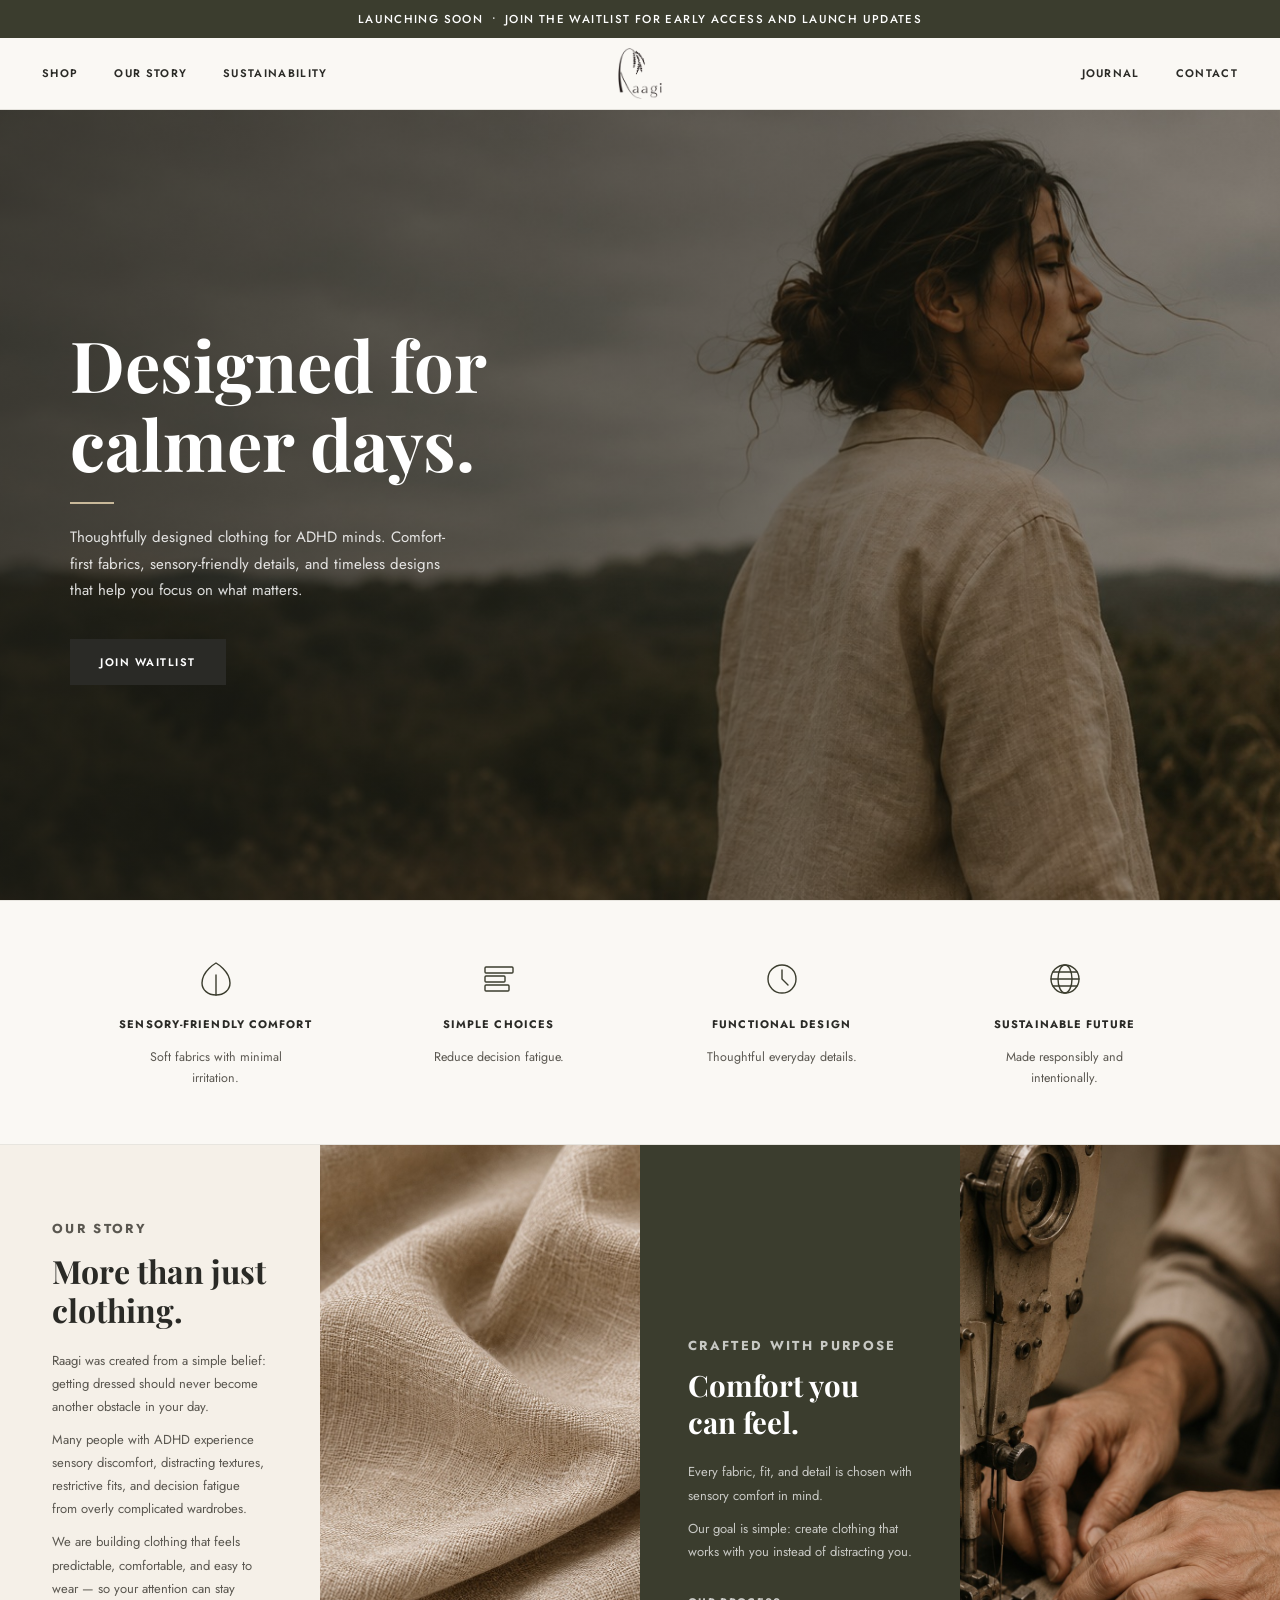
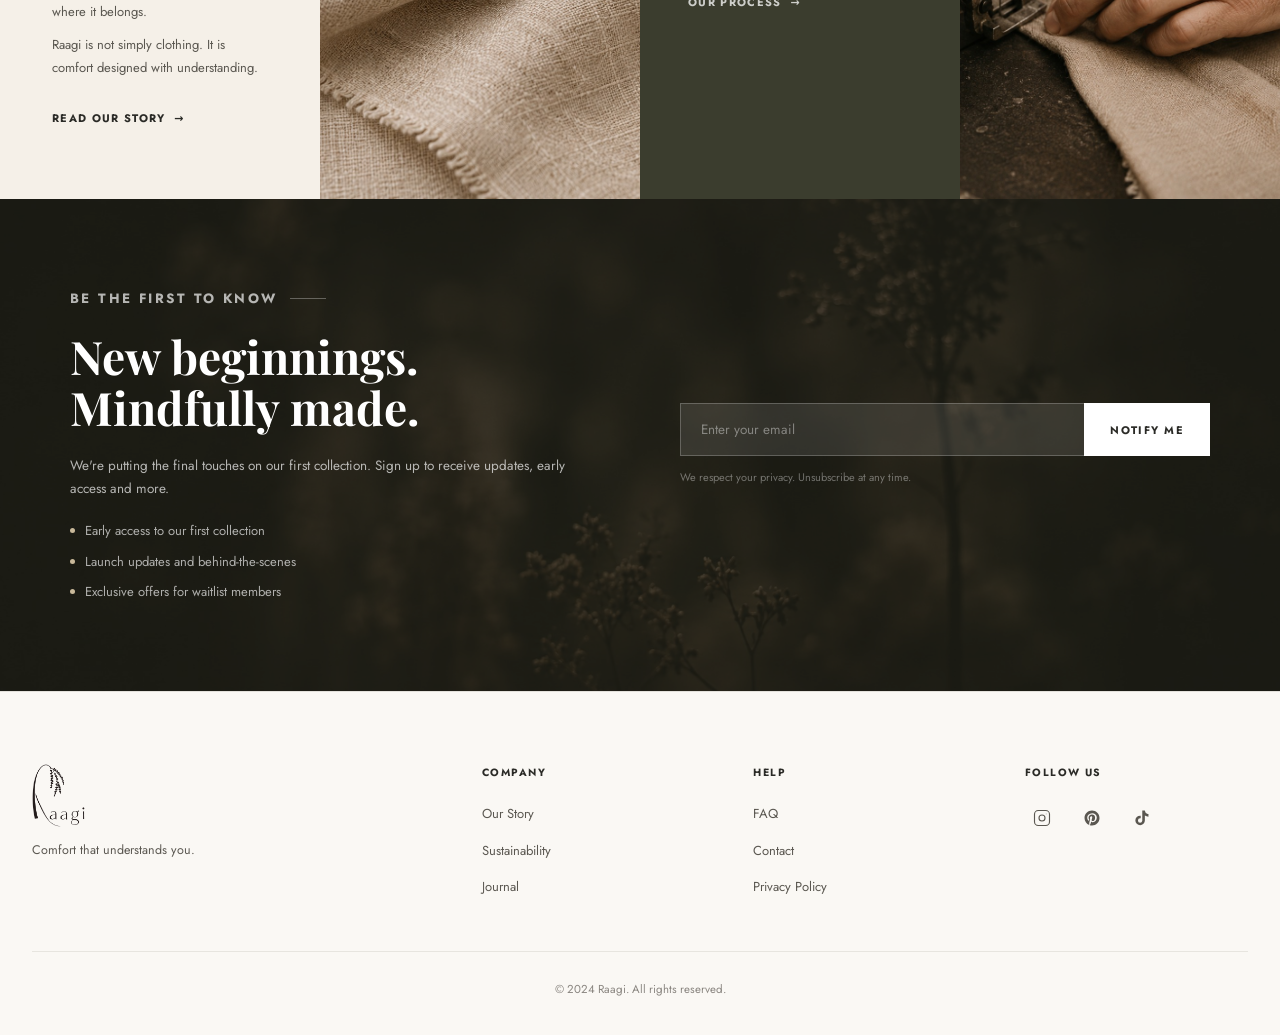
<file: index.html>
<!DOCTYPE html>
<html lang="en">
<head>
  <meta charset="UTF-8" />
  <meta name="viewport" content="width=device-width, initial-scale=1.0" />
  <title>Raagi — Comfort that understands you.</title>
  <link rel="preconnect" href="https://fonts.googleapis.com" />
  <link rel="preconnect" href="https://fonts.gstatic.com" crossorigin />
  <link href="https://fonts.googleapis.com/css2?family=Playfair+Display:wght@400;700&family=Jost:wght@300;400;500;600;700&display=swap" rel="stylesheet" />
  <link rel="stylesheet" href="styles.css" />
</head>
<body>

  <!-- ── Announcement Bar ─────────────────────────────────── -->
  <div class="announcement-bar">
    Launching Soon &nbsp;•&nbsp; Join the waitlist for early access and launch updates
  </div>

  <!-- ── Navigation ──────────────────────────────────────── -->
  <nav class="site-nav" id="siteNav">
    <div class="nav-inner">
      <div class="nav-left">
        <a href="shop.html" class="nav-link">Shop</a>
        <a href="#story" class="nav-link">Our Story</a>
        <a href="#story" class="nav-link">Sustainability</a>
      </div>

      <a href="index.html" class="nav-logo">
        <img src="/images/logo.png" alt="Raagi" class="nav-logo-img" />
      </a>

      <div class="nav-right">
        <a href="#waitlist" class="nav-link">Journal</a>
        <a href="#waitlist" class="nav-link">Contact</a>
        <button class="nav-hamburger" id="menuBtn" aria-label="Open menu">
          <span></span><span></span><span></span>
        </button>
      </div>
    </div>
  </nav>

  <!-- Mobile Nav Overlay -->
  <div class="mobile-nav" id="mobileNav">
    <button class="mobile-nav-close" id="menuClose" aria-label="Close menu">&times;</button>
    <a href="shop.html" class="nav-link">Shop</a>
    <a href="#story" class="nav-link" data-close>Our Story</a>
    <a href="#story" class="nav-link" data-close>Sustainability</a>
    <a href="#waitlist" class="nav-link" data-close>Journal</a>
    <a href="#waitlist" class="nav-link" data-close>Contact</a>
    <a href="#waitlist" class="nav-link" data-close>Join Waitlist</a>
  </div>

  <!-- ── Hero ────────────────────────────────────────────── -->
  <section class="hero">
    <div class="hero-img"></div>
    <div class="hero-overlay"></div>
    <div class="hero-content">
      <div class="hero-text">
        <h1>Designed for<br>calmer days.</h1>
        <div class="hero-divider"></div>
        <p>Thoughtfully designed clothing for ADHD minds. Comfort-first fabrics, sensory-friendly details, and timeless designs that help you focus on what matters.</p>
        <a href="#waitlist" class="btn-primary">Join Waitlist</a>
      </div>
    </div>
  </section>

  <!-- ── Values / Icons ──────────────────────────────────── -->
  <section class="values-section">
    <div class="values-inner">

      <div class="value-item">
        <div class="value-icon">
          <!-- Leaf / fabric icon -->
          <svg viewBox="0 0 44 44" xmlns="http://www.w3.org/2000/svg">
            <path d="M22 6 C22 6 8 14 8 26 C8 33 14 38 22 38 C30 38 36 33 36 26 C36 14 22 6 22 6Z"/>
            <line x1="22" y1="38" x2="22" y2="18"/>
          </svg>
        </div>
        <h3>Sensory-Friendly Comfort</h3>
        <p>Soft fabrics with minimal irritation.</p>
      </div>

      <div class="value-item">
        <div class="value-icon">
          <!-- Checkmark / decision icon -->
          <svg viewBox="0 0 44 44" xmlns="http://www.w3.org/2000/svg">
            <rect x="8" y="10" width="28" height="6" rx="1"/>
            <rect x="8" y="19" width="20" height="6" rx="1"/>
            <rect x="8" y="28" width="24" height="6" rx="1"/>
          </svg>
        </div>
        <h3>Simple Choices</h3>
        <p>Reduce decision fatigue.</p>
      </div>

      <div class="value-item">
        <div class="value-icon">
          <!-- Clock / functional icon -->
          <svg viewBox="0 0 44 44" xmlns="http://www.w3.org/2000/svg">
            <circle cx="22" cy="22" r="14"/>
            <polyline points="22,13 22,22 28,28"/>
          </svg>
        </div>
        <h3>Functional Design</h3>
        <p>Thoughtful everyday details.</p>
      </div>

      <div class="value-item">
        <div class="value-icon">
          <!-- Globe / sustainable icon -->
          <svg viewBox="0 0 44 44" xmlns="http://www.w3.org/2000/svg">
            <circle cx="22" cy="22" r="14"/>
            <ellipse cx="22" cy="22" rx="7" ry="14"/>
            <line x1="8" y1="22" x2="36" y2="22"/>
            <line x1="10" y1="15" x2="34" y2="15"/>
            <line x1="10" y1="29" x2="34" y2="29"/>
          </svg>
        </div>
        <h3>Sustainable Future</h3>
        <p>Made responsibly and intentionally.</p>
      </div>

    </div>
  </section>

  <!-- ── Story Section ───────────────────────────────────── -->
  <section class="story-section" id="story">
    <div class="story-grid">

      <!-- Left: text -->
      <div class="story-text-card">
        <p class="story-label">Our Story</p>
        <h2>More than just clothing.</h2>
        <p>Raagi was created from a simple belief: getting dressed should never become another obstacle in your day.</p>
        <p>Many people with ADHD experience sensory discomfort, distracting textures, restrictive fits, and decision fatigue from overly complicated wardrobes.</p>
        <p>We are building clothing that feels predictable, comfortable, and easy to wear — so your attention can stay where it belongs.</p>
        <p>Raagi is not simply clothing. It is comfort designed with understanding.</p>
        <a href="#story" class="link-arrow">Read Our Story &nbsp;→</a>
      </div>

      <!-- Fabric image -->
      <div class="story-img-card">
        <div class="img-placeholder" style="background: url('/images/story-fabric.jpg') center/cover no-repeat;">
          &nbsp;
        </div>
      </div>

      <!-- Dark card -->
      <div class="story-dark-card">
        <p class="crafted-label">Crafted with Purpose</p>
        <h2>Comfort you can feel.</h2>
        <p>Every fabric, fit, and detail is chosen with sensory comfort in mind.</p>
        <p>Our goal is simple: create clothing that works with you instead of distracting you.</p>
        <a href="#" class="link-arrow-light">Our Process &nbsp;→</a>
      </div>

      <!-- Craftsmanship image -->
      <div class="story-craft-card">
        <div class="img-placeholder" style="background: url('/images/craftsmanship.jpg') center/cover no-repeat;">
          &nbsp;
        </div>
      </div>

    </div>
  </section>

  <!-- ── Waitlist ─────────────────────────────────────────── -->
  <section class="waitlist-section" id="waitlist">
    <div class="waitlist-bg"></div>
    <div class="waitlist-overlay"></div>
    <div class="waitlist-inner">

      <div class="waitlist-left">
        <p class="waitlist-eyebrow">Be the first to know</p>
        <h2>New beginnings.<br>Mindfully made.</h2>
        <p>We're putting the final touches on our first collection. Sign up to receive updates, early access and more.</p>
        <ul class="waitlist-bullets">
          <li>Early access to our first collection</li>
          <li>Launch updates and behind-the-scenes</li>
          <li>Exclusive offers for waitlist members</li>
        </ul>
      </div>

      <div class="waitlist-right">
        <div class="waitlist-form-wrap" id="waitlistFormWrap">
          <form class="waitlist-form" id="waitlistForm" method="POST" action="https://formspree.io/f/mdarkepk" novalidate>
            <input type="email" id="waitlistEmail" name="email" placeholder="Enter your email" autocomplete="email" required />
            <button type="submit">Notify Me</button>
          </form>
          <p class="waitlist-note">We respect your privacy. Unsubscribe at any time.</p>
        </div>
        <p class="waitlist-success" id="waitlistSuccess">
          Thank you — you're on the list. We'll be in touch soon.
        </p>
      </div>

    </div>
  </section>

  <!-- ── Footer ──────────────────────────────────────────── -->
  <footer class="site-footer">
    <div class="footer-inner">

      <div class="footer-brand">
        <img src="/images/logo.png" alt="Raagi" class="footer-logo-img" />
        <p class="footer-brand-tagline">Comfort that understands you.</p>
      </div>

      <div class="footer-col">
        <h4>Company</h4>
        <ul>
          <li><a href="#story">Our Story</a></li>
          <li><a href="#story">Sustainability</a></li>
          <li><a href="#waitlist">Journal</a></li>
        </ul>
      </div>

      <div class="footer-col">
        <h4>Help</h4>
        <ul>
          <li><a href="#waitlist">FAQ</a></li>
          <li><a href="#waitlist">Contact</a></li>
          <li><a href="#waitlist">Privacy Policy</a></li>
        </ul>
      </div>

      <div class="footer-col">
        <h4>Follow Us</h4>
        <div class="footer-social">
          <!-- Instagram -->
          <a href="#" aria-label="Instagram">
            <svg viewBox="0 0 24 24" fill="none" stroke="currentColor" stroke-width="1.5" stroke-linecap="round" stroke-linejoin="round" xmlns="http://www.w3.org/2000/svg">
              <rect x="2" y="2" width="20" height="20" rx="5" ry="5"/>
              <circle cx="12" cy="12" r="4"/>
              <circle cx="17.5" cy="6.5" r="0.5" fill="currentColor" stroke="none"/>
            </svg>
          </a>
          <!-- Pinterest -->
          <a href="#" aria-label="Pinterest">
            <svg viewBox="0 0 24 24" fill="currentColor" xmlns="http://www.w3.org/2000/svg">
              <path d="M12 2C6.477 2 2 6.477 2 12c0 4.236 2.636 7.855 6.356 9.312-.088-.791-.167-2.005.035-2.868.181-.78 1.172-4.97 1.172-4.97s-.299-.598-.299-1.482c0-1.388.806-2.428 1.808-2.428.853 0 1.267.641 1.267 1.408 0 .858-.546 2.14-.828 3.33-.236.995.499 1.806 1.476 1.806 1.773 0 3.137-1.868 3.137-4.567 0-2.387-1.715-4.055-4.165-4.055-2.837 0-4.502 2.128-4.502 4.328 0 .857.33 1.775.741 2.276a.3.3 0 0 1 .069.284c-.075.314-.243.995-.276 1.134-.044.181-.146.219-.337.132-1.249-.581-2.03-2.407-2.03-3.874 0-3.154 2.292-6.052 6.608-6.052 3.469 0 6.165 2.473 6.165 5.776 0 3.447-2.173 6.22-5.19 6.22-1.013 0-1.966-.527-2.292-1.148l-.623 2.378c-.226.869-.835 1.958-1.244 2.621.938.29 1.931.446 2.962.446 5.523 0 10-4.477 10-10S17.523 2 12 2z"/>
            </svg>
          </a>
          <!-- TikTok -->
          <a href="#" aria-label="TikTok">
            <svg viewBox="0 0 24 24" fill="currentColor" xmlns="http://www.w3.org/2000/svg">
              <path d="M19.59 6.69a4.83 4.83 0 0 1-3.77-4.25V2h-3.45v13.67a2.89 2.89 0 0 1-2.88 2.5 2.89 2.89 0 0 1-2.89-2.89 2.89 2.89 0 0 1 2.89-2.89c.28 0 .54.04.79.1V9.01a6.33 6.33 0 0 0-.79-.05 6.34 6.34 0 0 0-6.34 6.34 6.34 6.34 0 0 0 6.34 6.34 6.34 6.34 0 0 0 6.33-6.34V8.69a8.18 8.18 0 0 0 4.78 1.52V6.75a4.85 4.85 0 0 1-1.01-.06z"/>
            </svg>
          </a>
        </div>
      </div>

    </div>
    <div class="footer-bottom">
      &copy; 2024 Raagi. All rights reserved.
    </div>
  </footer>

  <script src="script.js"></script>
</body>
</html>
</file>
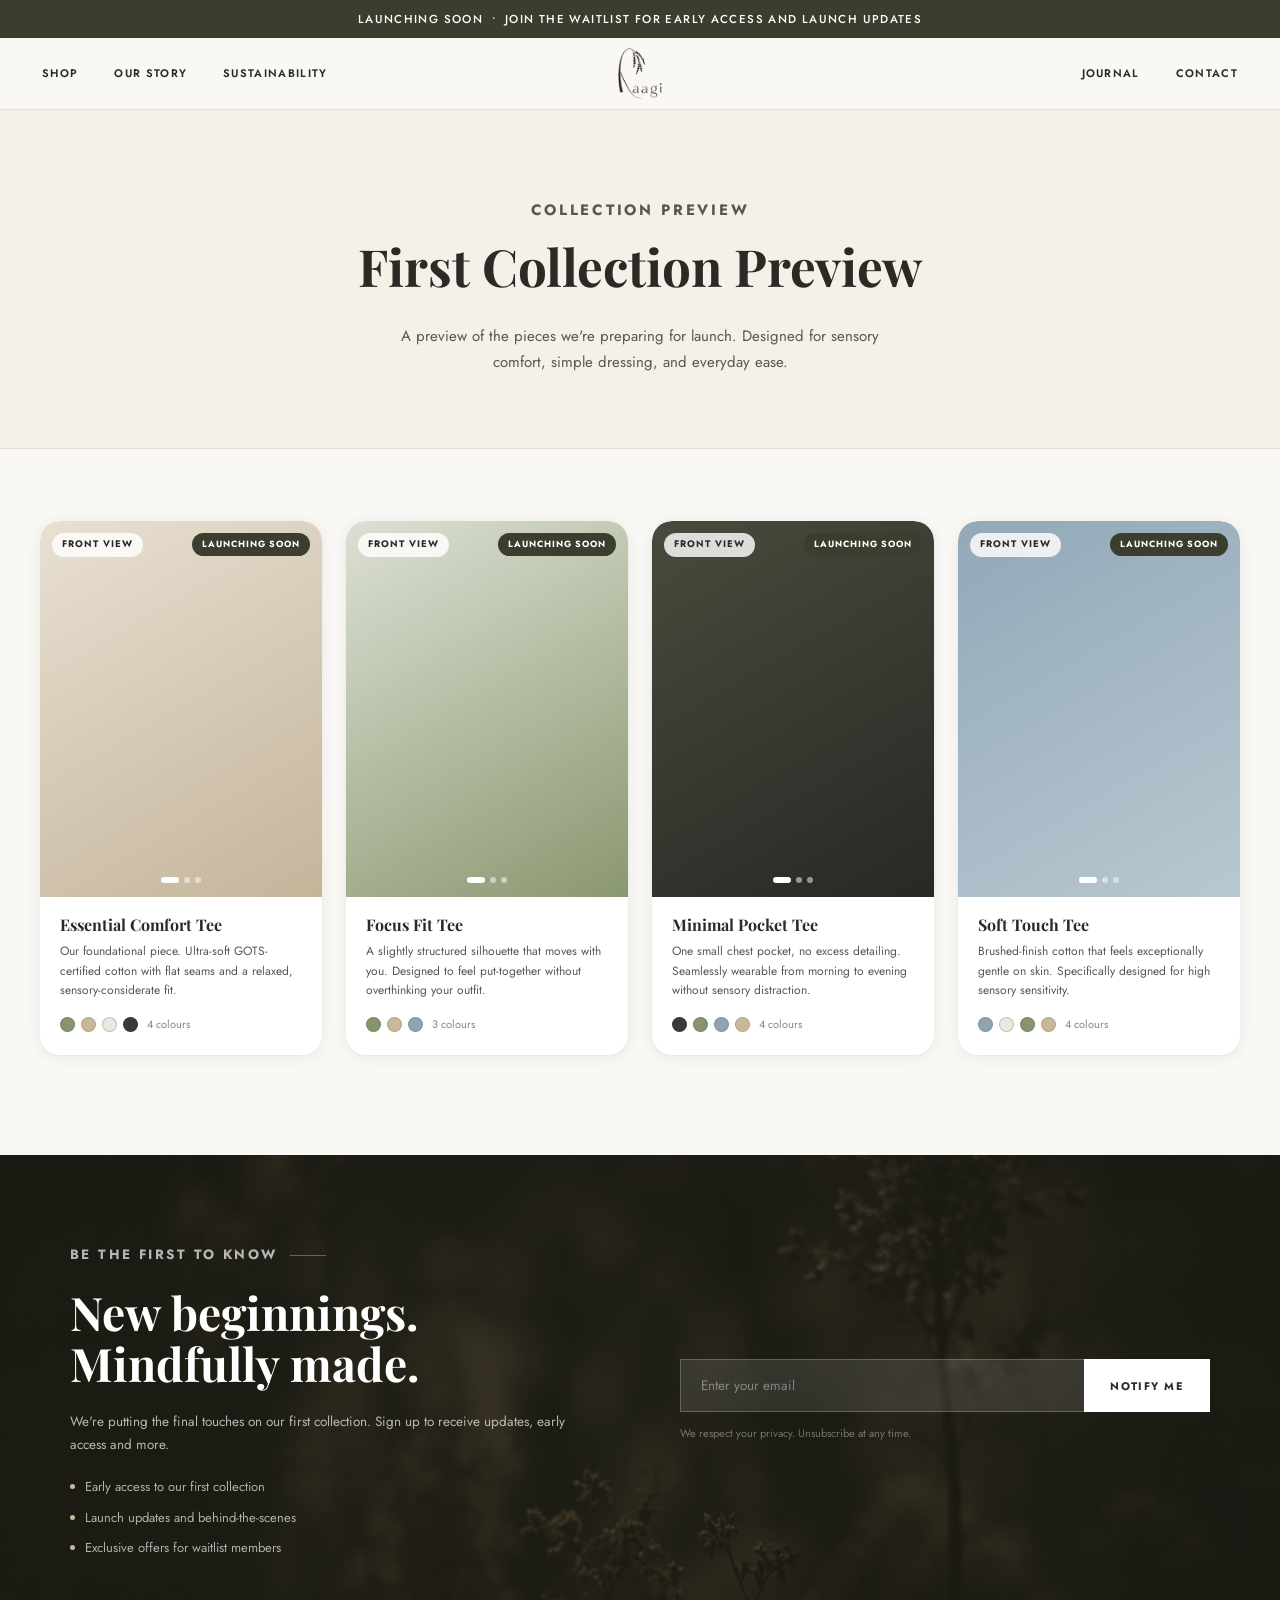
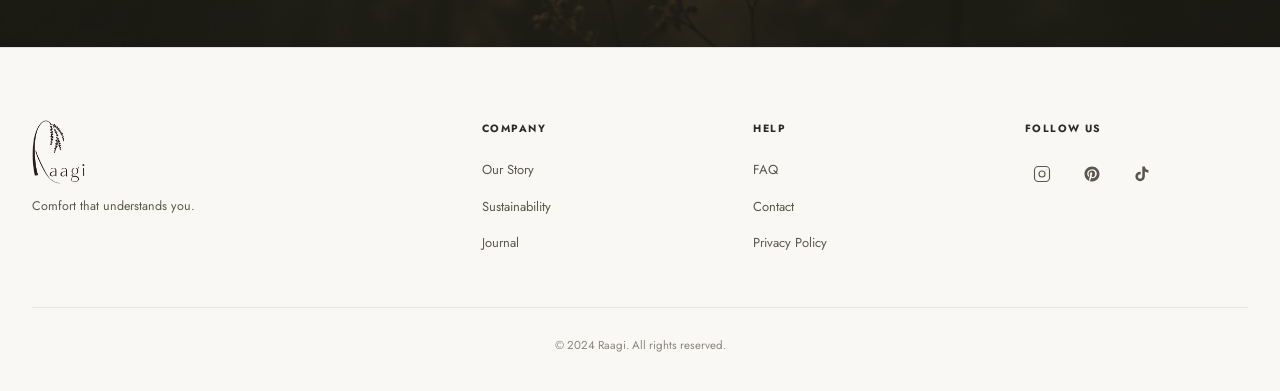
<file: shop.html>
<!DOCTYPE html>
<html lang="en">
<head>
  <meta charset="UTF-8" />
  <meta name="viewport" content="width=device-width, initial-scale=1.0" />
  <title>Shop — Raagi</title>
  <link rel="preconnect" href="https://fonts.googleapis.com" />
  <link rel="preconnect" href="https://fonts.gstatic.com" crossorigin />
  <link href="https://fonts.googleapis.com/css2?family=Playfair+Display:wght@400;700&family=Jost:wght@300;400;500;600;700&display=swap" rel="stylesheet" />
  <link rel="stylesheet" href="styles.css" />
</head>
<body>

  <!-- ── Announcement Bar ─────────────────────────────────── -->
  <div class="announcement-bar">
    Launching Soon &nbsp;•&nbsp; Join the waitlist for early access and launch updates
  </div>

  <!-- ── Navigation ──────────────────────────────────────── -->
  <nav class="site-nav" id="siteNav">
    <div class="nav-inner">
      <div class="nav-left">
        <a href="shop.html" class="nav-link">Shop</a>
        <a href="index.html#story" class="nav-link">Our Story</a>
        <a href="index.html#story" class="nav-link">Sustainability</a>
      </div>

      <a href="index.html" class="nav-logo">
        <img src="/images/logo.png" alt="Raagi" class="nav-logo-img" />
      </a>

      <div class="nav-right">
        <a href="index.html#waitlist" class="nav-link">Journal</a>
        <a href="index.html#waitlist" class="nav-link">Contact</a>
        <button class="nav-hamburger" id="menuBtn" aria-label="Open menu">
          <span></span><span></span><span></span>
        </button>
      </div>
    </div>
  </nav>

  <!-- Mobile Nav Overlay -->
  <div class="mobile-nav" id="mobileNav">
    <button class="mobile-nav-close" id="menuClose" aria-label="Close menu">&times;</button>
    <a href="shop.html" class="nav-link">Shop</a>
    <a href="index.html#story" class="nav-link">Our Story</a>
    <a href="index.html#story" class="nav-link">Sustainability</a>
    <a href="index.html#waitlist" class="nav-link">Journal</a>
    <a href="index.html#waitlist" class="nav-link">Contact</a>
    <a href="index.html#waitlist" class="nav-link">Join Waitlist</a>
  </div>

  <!-- ── Shop Hero ────────────────────────────────────────── -->
  <header class="shop-hero">
    <p class="shop-eyebrow">Collection Preview</p>
    <h1>First Collection Preview</h1>
    <p>A preview of the pieces we're preparing for launch. Designed for sensory comfort, simple dressing, and everyday ease.</p>
  </header>

  <!-- ── Products Grid ────────────────────────────────────── -->
  <section class="products-section">
    <div class="products-grid">

      <!-- ── Product 1: Essential Comfort Tee ─────────────── -->
      <article class="product-card">
        <div class="card-carousel" data-carousel data-labels="Front View,Back View,Model Wearing">
          <div class="carousel-track">
            <div class="carousel-slide">
              <div class="slide-img" style="background: linear-gradient(150deg,#e8e0d2,#c4b49a);"></div>
            </div>
            <div class="carousel-slide">
              <div class="slide-img" style="background: linear-gradient(150deg,#ddd4c3,#b8a588);"></div>
            </div>
            <div class="carousel-slide">
              <div class="slide-img" style="background: linear-gradient(150deg,#d3c9b8,#ad9a7c);"></div>
            </div>
          </div>
          <button class="carousel-btn carousel-prev" aria-label="Previous image">
            <svg viewBox="0 0 16 16"><polyline points="10,3 5,8 10,13"/></svg>
          </button>
          <button class="carousel-btn carousel-next" aria-label="Next image">
            <svg viewBox="0 0 16 16"><polyline points="6,3 11,8 6,13"/></svg>
          </button>
          <span class="slide-label" data-label>Front View</span>
          <span class="card-badge">Launching Soon</span>
          <div class="carousel-dots">
            <button class="carousel-dot active" data-dot="0" aria-label="Front view"></button>
            <button class="carousel-dot" data-dot="1" aria-label="Back view"></button>
            <button class="carousel-dot" data-dot="2" aria-label="Model wearing"></button>
          </div>
        </div>
        <div class="card-info">
          <h2 class="product-name">Essential Comfort Tee</h2>
          <p class="product-desc">Our foundational piece. Ultra-soft GOTS-certified cotton with flat seams and a relaxed, sensory-considerate fit.</p>
          <div class="product-swatches">
            <span class="swatch sage" title="Sage"></span>
            <span class="swatch sand" title="Sand"></span>
            <span class="swatch cream-sw" title="Cream"></span>
            <span class="swatch charcoal-s" title="Charcoal"></span>
            <span class="swatch-label">4 colours</span>
          </div>
        </div>
      </article>

      <!-- ── Product 2: Focus Fit Tee ──────────────────────── -->
      <article class="product-card">
        <div class="card-carousel" data-carousel data-labels="Front View,Back View,Model Wearing">
          <div class="carousel-track">
            <div class="carousel-slide">
              <div class="slide-img" style="background: linear-gradient(150deg,#dce0d4,#8a9870);"></div>
            </div>
            <div class="carousel-slide">
              <div class="slide-img" style="background: linear-gradient(150deg,#ced3c6,#7d8a64);"></div>
            </div>
            <div class="carousel-slide">
              <div class="slide-img" style="background: linear-gradient(150deg,#c2c8bb,#717e59);"></div>
            </div>
          </div>
          <button class="carousel-btn carousel-prev" aria-label="Previous image">
            <svg viewBox="0 0 16 16"><polyline points="10,3 5,8 10,13"/></svg>
          </button>
          <button class="carousel-btn carousel-next" aria-label="Next image">
            <svg viewBox="0 0 16 16"><polyline points="6,3 11,8 6,13"/></svg>
          </button>
          <span class="slide-label" data-label>Front View</span>
          <span class="card-badge">Launching Soon</span>
          <div class="carousel-dots">
            <button class="carousel-dot active" data-dot="0" aria-label="Front view"></button>
            <button class="carousel-dot" data-dot="1" aria-label="Back view"></button>
            <button class="carousel-dot" data-dot="2" aria-label="Model wearing"></button>
          </div>
        </div>
        <div class="card-info">
          <h2 class="product-name">Focus Fit Tee</h2>
          <p class="product-desc">A slightly structured silhouette that moves with you. Designed to feel put-together without overthinking your outfit.</p>
          <div class="product-swatches">
            <span class="swatch sage" title="Sage"></span>
            <span class="swatch sand" title="Sand"></span>
            <span class="swatch dusty-blue" title="Dusty Blue"></span>
            <span class="swatch-label">3 colours</span>
          </div>
        </div>
      </article>

      <!-- ── Product 3: Minimal Pocket Tee ─────────────────── -->
      <article class="product-card">
        <div class="card-carousel" data-carousel data-labels="Front View,Back View,Model Wearing">
          <div class="carousel-track">
            <div class="carousel-slide">
              <div class="slide-img" style="background: linear-gradient(150deg,#484b3c,#282825);"></div>
            </div>
            <div class="carousel-slide">
              <div class="slide-img" style="background: linear-gradient(150deg,#3c4030,#1e1e1c);"></div>
            </div>
            <div class="carousel-slide">
              <div class="slide-img" style="background: linear-gradient(150deg,#545748,#32322f);"></div>
            </div>
          </div>
          <button class="carousel-btn carousel-prev" aria-label="Previous image">
            <svg viewBox="0 0 16 16"><polyline points="10,3 5,8 10,13"/></svg>
          </button>
          <button class="carousel-btn carousel-next" aria-label="Next image">
            <svg viewBox="0 0 16 16"><polyline points="6,3 11,8 6,13"/></svg>
          </button>
          <span class="slide-label" data-label>Front View</span>
          <span class="card-badge">Launching Soon</span>
          <div class="carousel-dots">
            <button class="carousel-dot active" data-dot="0" aria-label="Front view"></button>
            <button class="carousel-dot" data-dot="1" aria-label="Back view"></button>
            <button class="carousel-dot" data-dot="2" aria-label="Model wearing"></button>
          </div>
        </div>
        <div class="card-info">
          <h2 class="product-name">Minimal Pocket Tee</h2>
          <p class="product-desc">One small chest pocket, no excess detailing. Seamlessly wearable from morning to evening without sensory distraction.</p>
          <div class="product-swatches">
            <span class="swatch charcoal-s" title="Charcoal"></span>
            <span class="swatch sage" title="Sage"></span>
            <span class="swatch dusty-blue" title="Dusty Blue"></span>
            <span class="swatch sand" title="Sand"></span>
            <span class="swatch-label">4 colours</span>
          </div>
        </div>
      </article>

      <!-- ── Product 4: Soft Touch Tee ─────────────────────── -->
      <article class="product-card">
        <div class="card-carousel" data-carousel data-labels="Front View,Back View,Model Wearing">
          <div class="carousel-track">
            <div class="carousel-slide">
              <div class="slide-img" style="background: linear-gradient(150deg,#92a8b8,#b8c8d0);"></div>
            </div>
            <div class="carousel-slide">
              <div class="slide-img" style="background: linear-gradient(150deg,#7f98aa,#a8bbc5);"></div>
            </div>
            <div class="carousel-slide">
              <div class="slide-img" style="background: linear-gradient(150deg,#6d8898,#98adb8);"></div>
            </div>
          </div>
          <button class="carousel-btn carousel-prev" aria-label="Previous image">
            <svg viewBox="0 0 16 16"><polyline points="10,3 5,8 10,13"/></svg>
          </button>
          <button class="carousel-btn carousel-next" aria-label="Next image">
            <svg viewBox="0 0 16 16"><polyline points="6,3 11,8 6,13"/></svg>
          </button>
          <span class="slide-label" data-label>Front View</span>
          <span class="card-badge">Launching Soon</span>
          <div class="carousel-dots">
            <button class="carousel-dot active" data-dot="0" aria-label="Front view"></button>
            <button class="carousel-dot" data-dot="1" aria-label="Back view"></button>
            <button class="carousel-dot" data-dot="2" aria-label="Model wearing"></button>
          </div>
        </div>
        <div class="card-info">
          <h2 class="product-name">Soft Touch Tee</h2>
          <p class="product-desc">Brushed-finish cotton that feels exceptionally gentle on skin. Specifically designed for high sensory sensitivity.</p>
          <div class="product-swatches">
            <span class="swatch dusty-blue" title="Dusty Blue"></span>
            <span class="swatch cream-sw" title="Cream"></span>
            <span class="swatch sage" title="Sage"></span>
            <span class="swatch sand" title="Sand"></span>
            <span class="swatch-label">4 colours</span>
          </div>
        </div>
      </article>

    </div>
  </section>

  <!-- ── Waitlist CTA ─────────────────────────────────────── -->
  <section class="waitlist-section" id="waitlist">
    <div class="waitlist-bg"></div>
    <div class="waitlist-overlay"></div>
    <div class="waitlist-inner">

      <div class="waitlist-left">
        <p class="waitlist-eyebrow">Be the first to know</p>
        <h2>New beginnings.<br>Mindfully made.</h2>
        <p>We're putting the final touches on our first collection. Sign up to receive updates, early access and more.</p>
        <ul class="waitlist-bullets">
          <li>Early access to our first collection</li>
          <li>Launch updates and behind-the-scenes</li>
          <li>Exclusive offers for waitlist members</li>
        </ul>
      </div>

      <div class="waitlist-right">
        <div class="waitlist-form-wrap" id="waitlistFormWrap">
          <form class="waitlist-form" id="waitlistForm" method="POST" action="https://formspree.io/f/mdarkepk" novalidate>
            <input type="email" id="waitlistEmail" name="email" placeholder="Enter your email" autocomplete="email" required />
            <button type="submit">Notify Me</button>
          </form>
          <p class="waitlist-note">We respect your privacy. Unsubscribe at any time.</p>
        </div>
        <p class="waitlist-success" id="waitlistSuccess">
          Thank you — you're on the list. We'll be in touch soon.
        </p>
      </div>

    </div>
  </section>

  <!-- ── Footer ──────────────────────────────────────────── -->
  <footer class="site-footer">
    <div class="footer-inner">

      <div class="footer-brand">
        <img src="/images/logo.png" alt="Raagi" class="footer-logo-img" />
        <p class="footer-brand-tagline">Comfort that understands you.</p>
      </div>

      <div class="footer-col">
        <h4>Company</h4>
        <ul>
          <li><a href="index.html#story">Our Story</a></li>
          <li><a href="index.html#story">Sustainability</a></li>
          <li><a href="index.html#waitlist">Journal</a></li>
        </ul>
      </div>

      <div class="footer-col">
        <h4>Help</h4>
        <ul>
          <li><a href="index.html#waitlist">FAQ</a></li>
          <li><a href="index.html#waitlist">Contact</a></li>
          <li><a href="index.html#waitlist">Privacy Policy</a></li>
        </ul>
      </div>

      <div class="footer-col">
        <h4>Follow Us</h4>
        <div class="footer-social">
          <a href="#" aria-label="Instagram">
            <svg viewBox="0 0 24 24" fill="none" stroke="currentColor" stroke-width="1.5" stroke-linecap="round" stroke-linejoin="round">
              <rect x="2" y="2" width="20" height="20" rx="5" ry="5"/>
              <circle cx="12" cy="12" r="4"/>
              <circle cx="17.5" cy="6.5" r="0.5" fill="currentColor" stroke="none"/>
            </svg>
          </a>
          <a href="#" aria-label="Pinterest">
            <svg viewBox="0 0 24 24" fill="currentColor">
              <path d="M12 2C6.477 2 2 6.477 2 12c0 4.236 2.636 7.855 6.356 9.312-.088-.791-.167-2.005.035-2.868.181-.78 1.172-4.97 1.172-4.97s-.299-.598-.299-1.482c0-1.388.806-2.428 1.808-2.428.853 0 1.267.641 1.267 1.408 0 .858-.546 2.14-.828 3.33-.236.995.499 1.806 1.476 1.806 1.773 0 3.137-1.868 3.137-4.567 0-2.387-1.715-4.055-4.165-4.055-2.837 0-4.502 2.128-4.502 4.328 0 .857.33 1.775.741 2.276a.3.3 0 0 1 .069.284c-.075.314-.243.995-.276 1.134-.044.181-.146.219-.337.132-1.249-.581-2.03-2.407-2.03-3.874 0-3.154 2.292-6.052 6.608-6.052 3.469 0 6.165 2.473 6.165 5.776 0 3.447-2.173 6.22-5.19 6.22-1.013 0-1.966-.527-2.292-1.148l-.623 2.378c-.226.869-.835 1.958-1.244 2.621.938.29 1.931.446 2.962.446 5.523 0 10-4.477 10-10S17.523 2 12 2z"/>
            </svg>
          </a>
          <a href="#" aria-label="TikTok">
            <svg viewBox="0 0 24 24" fill="currentColor">
              <path d="M19.59 6.69a4.83 4.83 0 0 1-3.77-4.25V2h-3.45v13.67a2.89 2.89 0 0 1-2.88 2.5 2.89 2.89 0 0 1-2.89-2.89 2.89 2.89 0 0 1 2.89-2.89c.28 0 .54.04.79.1V9.01a6.33 6.33 0 0 0-.79-.05 6.34 6.34 0 0 0-6.34 6.34 6.34 6.34 0 0 0 6.34 6.34 6.34 6.34 0 0 0 6.33-6.34V8.69a8.18 8.18 0 0 0 4.78 1.52V6.75a4.85 4.85 0 0 1-1.01-.06z"/>
            </svg>
          </a>
        </div>
      </div>

    </div>
    <div class="footer-bottom">
      &copy; 2024 Raagi. All rights reserved.
    </div>
  </footer>

  <script src="script.js"></script>
</body>
</html>
</file>
<file: styles.css>
/* ============================================================
   RAAGI — Main Stylesheet
   ============================================================ */

/* ── Reset & Base ─────────────────────────────────────────── */
*, *::before, *::after { box-sizing: border-box; margin: 0; padding: 0; }

:root {
  --olive:       #3b3d2e;
  --olive-mid:   #4a4d38;
  --olive-light: #5c6040;
  --beige:       #f5f0e8;
  --beige-mid:   #ede8df;
  --cream:       #faf8f4;
  --sand:        #c9b99a;
  --charcoal:    #2a2a26;
  --text:        #2a2a26;
  --text-soft:   #5a5750;
  --text-muted:  #8a8680;
  --white:       #ffffff;

  --font-serif:  'Playfair Display', Georgia, 'Times New Roman', serif;
  --font-sans:   'Jost', 'Inter', system-ui, sans-serif;

  --nav-h:       72px;
  --bar-h:       38px;
}

html { scroll-behavior: smooth; }

body {
  font-family: var(--font-sans);
  font-size: 15px;
  line-height: 1.65;
  color: var(--text);
  background: var(--cream);
  -webkit-font-smoothing: antialiased;
}

a { color: inherit; text-decoration: none; }
img { display: block; width: 100%; height: 100%; object-fit: cover; }
ul { list-style: none; }
button { cursor: pointer; border: none; background: none; font-family: inherit; }

/* ── Announcement Bar ─────────────────────────────────────── */
.announcement-bar {
  background: var(--olive);
  color: var(--white);
  text-align: center;
  font-size: 11.5px;
  font-weight: 500;
  letter-spacing: 0.12em;
  text-transform: uppercase;
  padding: 0 20px;
  height: var(--bar-h);
  display: flex;
  align-items: center;
  justify-content: center;
  position: relative;
  z-index: 200;
}

/* ── Navigation ───────────────────────────────────────────── */
.site-nav {
  position: sticky;
  top: 0;
  z-index: 100;
  background: var(--cream);
  border-bottom: 1px solid rgba(58,61,46,.12);
  height: var(--nav-h);
  transition: box-shadow .3s;
}
.site-nav.scrolled { box-shadow: 0 2px 18px rgba(42,42,38,.08); }

.nav-inner {
  max-width: 1260px;
  margin: 0 auto;
  padding: 0 32px;
  height: 100%;
  display: grid;
  grid-template-columns: 1fr auto 1fr;
  align-items: center;
}

.nav-left, .nav-right {
  display: flex;
  align-items: center;
  gap: 36px;
}
.nav-right { justify-content: flex-end; }

.nav-link {
  font-size: 11px;
  font-weight: 600;
  letter-spacing: .12em;
  text-transform: uppercase;
  color: var(--text);
  transition: color .2s;
}
.nav-link:hover { color: var(--olive-light); }

.nav-logo {
  text-align: center;
  display: flex;
  align-items: center;
  justify-content: center;
}
.nav-logo-img {
  height: 52px;
  width: auto;
  display: block;
  object-fit: contain;
}
.footer-logo-img {
  height: 64px;
  width: auto;
  display: block;
  object-fit: contain;
  margin-bottom: 10px;
}

/* Mobile hamburger */
.nav-hamburger {
  display: none;
  flex-direction: column;
  gap: 5px;
  padding: 6px;
  background: none;
  border: none;
  cursor: pointer;
}
.nav-hamburger span {
  display: block;
  width: 22px;
  height: 1.5px;
  background: var(--charcoal);
  transition: .3s;
}

.mobile-nav {
  display: none;
  position: fixed;
  inset: 0;
  background: var(--cream);
  z-index: 300;
  flex-direction: column;
  align-items: center;
  justify-content: center;
  gap: 32px;
}
.mobile-nav.open { display: flex; }
.mobile-nav .nav-link { font-size: 16px; letter-spacing: .1em; }
.mobile-nav-close {
  position: absolute;
  top: 20px;
  right: 24px;
  font-size: 28px;
  color: var(--charcoal);
  background: none;
  border: none;
  cursor: pointer;
  line-height: 1;
}

/* ── Buttons ──────────────────────────────────────────────── */
.btn-primary {
  display: inline-block;
  background: var(--charcoal);
  color: var(--white);
  font-size: 11px;
  font-weight: 600;
  letter-spacing: .14em;
  text-transform: uppercase;
  padding: 14px 30px;
  transition: background .25s, transform .2s;
}
.btn-primary:hover { background: var(--olive); transform: translateY(-1px); }

.btn-outline {
  display: inline-block;
  border: 1.5px solid var(--charcoal);
  color: var(--charcoal);
  font-size: 11px;
  font-weight: 600;
  letter-spacing: .14em;
  text-transform: uppercase;
  padding: 13px 28px;
  transition: background .25s, color .25s, transform .2s;
}
.btn-outline:hover { background: var(--charcoal); color: var(--white); transform: translateY(-1px); }

/* ── Hero Section ─────────────────────────────────────────── */
.hero {
  position: relative;
  height: calc(100vh - var(--nav-h) - var(--bar-h));
  min-height: 560px;
  max-height: 900px;
  overflow: hidden;
}
.hero-img {
  position: absolute;
  inset: 0;
  background: #4a4840 url('/images/hero.jpg') center/cover no-repeat;
}
.hero-overlay {
  position: absolute;
  inset: 0;
  background: linear-gradient(
    105deg,
    rgba(30,30,24,.74) 0%,
    rgba(30,30,24,.46) 55%,
    rgba(30,30,24,.12) 100%
  );
}
.hero-content {
  position: relative;
  z-index: 2;
  height: 100%;
  display: flex;
  align-items: center;
  max-width: 1260px;
  margin: 0 auto;
  padding: 0 60px;
}
.hero-text { max-width: 520px; }

.hero-text h1 {
  font-family: var(--font-serif);
  font-size: clamp(36px, 5.5vw, 72px);
  font-weight: 700;
  color: var(--white);
  line-height: 1.12;
  margin-bottom: 12px;
}
.hero-divider {
  width: 44px;
  height: 2px;
  background: var(--sand);
  margin: 20px 0;
}
.hero-text p {
  font-size: clamp(13px, 1.2vw, 15px);
  color: rgba(255,255,255,.85);
  line-height: 1.75;
  max-width: 380px;
  margin-bottom: 36px;
}

/* ── Values / Icons Section ───────────────────────────────── */
.values-section {
  background: var(--cream);
  border-top: 1px solid rgba(58,61,46,.10);
  border-bottom: 1px solid rgba(58,61,46,.10);
  padding: 56px 32px;
}
.values-inner {
  max-width: 1100px;
  margin: 0 auto;
  display: grid;
  grid-template-columns: repeat(4, 1fr);
  gap: 32px;
}
.value-item {
  display: flex;
  flex-direction: column;
  align-items: center;
  text-align: center;
  gap: 14px;
}
.value-icon {
  width: 44px;
  height: 44px;
  color: var(--olive);
}
.value-icon svg {
  width: 100%;
  height: 100%;
  stroke: currentColor;
  fill: none;
  stroke-width: 1.4;
  stroke-linecap: round;
  stroke-linejoin: round;
}
.value-item h3 {
  font-size: 11px;
  font-weight: 700;
  letter-spacing: .10em;
  text-transform: uppercase;
  color: var(--charcoal);
}
.value-item p {
  font-size: 12.5px;
  color: var(--text-soft);
  line-height: 1.65;
  max-width: 180px;
}

/* ── Story Section ────────────────────────────────────────── */
.story-section { background: var(--beige); }

.story-grid {
  display: grid;
  grid-template-columns: 1fr 1fr 1fr 1fr;
  min-height: 560px;
}

.story-text-card {
  padding: 72px 52px;
  display: flex;
  flex-direction: column;
  justify-content: center;
  background: var(--beige);
}
.story-label {
  font-size: 10px;
  font-weight: 700;
  letter-spacing: .18em;
  text-transform: uppercase;
  color: var(--text-muted);
  margin-bottom: 20px;
}
.story-text-card h2 {
  font-family: var(--font-serif);
  font-size: clamp(22px, 2.5vw, 34px);
  font-weight: 700;
  color: var(--charcoal);
  line-height: 1.22;
  margin-bottom: 20px;
}
.story-text-card p {
  font-size: 13px;
  color: var(--text-soft);
  line-height: 1.78;
  margin-bottom: 10px;
}
.link-arrow {
  display: inline-flex;
  align-items: center;
  gap: 8px;
  font-size: 11px;
  font-weight: 700;
  letter-spacing: .12em;
  text-transform: uppercase;
  color: var(--charcoal);
  margin-top: 20px;
  transition: gap .2s;
  border: none;
  background: none;
  cursor: pointer;
}
.link-arrow:hover { gap: 14px; }

.story-img-card { overflow: hidden; min-height: 360px; }
.img-placeholder {
  width: 100%;
  height: 100%;
  background: linear-gradient(140deg, var(--beige-mid) 0%, var(--sand) 100%);
  display: flex;
  align-items: center;
  justify-content: center;
  color: rgba(255,255,255,.55);
  font-size: 11px;
  letter-spacing: .08em;
  text-transform: uppercase;
}

.story-dark-card {
  background: var(--olive);
  padding: 72px 48px;
  display: flex;
  flex-direction: column;
  justify-content: center;
}
.crafted-label {
  font-size: 10px;
  font-weight: 700;
  letter-spacing: .18em;
  text-transform: uppercase;
  color: rgba(255,255,255,.45);
  margin-bottom: 20px;
}
.story-dark-card h2 {
  font-family: var(--font-serif);
  font-size: clamp(22px, 2.3vw, 32px);
  font-weight: 700;
  color: var(--white);
  line-height: 1.25;
  margin-bottom: 20px;
}
.story-dark-card p {
  font-size: 13px;
  color: rgba(255,255,255,.72);
  line-height: 1.78;
  margin-bottom: 10px;
}
.link-arrow-light {
  display: inline-flex;
  align-items: center;
  gap: 8px;
  font-size: 11px;
  font-weight: 700;
  letter-spacing: .12em;
  text-transform: uppercase;
  color: rgba(255,255,255,.75);
  margin-top: 20px;
  transition: gap .2s, color .2s;
  border: none;
  background: none;
  cursor: pointer;
}
.link-arrow-light:hover { gap: 14px; color: var(--white); }

.story-craft-card { overflow: hidden; }

/* ── Waitlist Section ─────────────────────────────────────── */
.waitlist-section {
  position: relative;
  overflow: hidden;
  min-height: 460px;
  display: flex;
  align-items: center;
}
.waitlist-bg {
  position: absolute;
  inset: 0;
  background: var(--charcoal) url('/images/waitlist-bg.jpg') center/cover no-repeat;
}
.waitlist-overlay {
  position: absolute;
  inset: 0;
  background: rgba(28,28,22,.70);
}
.waitlist-inner {
  position: relative;
  z-index: 2;
  max-width: 1260px;
  margin: 0 auto;
  padding: 88px 60px;
  width: 100%;
  display: grid;
  grid-template-columns: 1fr 1fr;
  gap: 80px;
  align-items: center;
}
.waitlist-eyebrow {
  font-size: 10.5px;
  font-weight: 700;
  letter-spacing: .18em;
  text-transform: uppercase;
  color: rgba(255,255,255,.50);
  margin-bottom: 20px;
  display: flex;
  align-items: center;
  gap: 12px;
}
.waitlist-eyebrow::after {
  content: '';
  display: block;
  width: 36px;
  height: 1px;
  background: rgba(255,255,255,.3);
}
.waitlist-left h2 {
  font-family: var(--font-serif);
  font-size: clamp(28px, 3.6vw, 52px);
  font-weight: 700;
  color: var(--white);
  line-height: 1.12;
  margin-bottom: 20px;
}
.waitlist-left p {
  font-size: 13.5px;
  color: rgba(255,255,255,.68);
  line-height: 1.72;
  margin-bottom: 20px;
}
.waitlist-bullets { display: flex; flex-direction: column; gap: 9px; }
.waitlist-bullets li {
  font-size: 13px;
  color: rgba(255,255,255,.65);
  display: flex;
  align-items: center;
  gap: 10px;
}
.waitlist-bullets li::before {
  content: '';
  width: 5px;
  height: 5px;
  border-radius: 50%;
  background: var(--sand);
  flex-shrink: 0;
}

.waitlist-right { display: flex; flex-direction: column; }
.waitlist-form { display: flex; gap: 0; }
.waitlist-form input[type="email"] {
  flex: 1;
  padding: 16px 20px;
  font-family: var(--font-sans);
  font-size: 13.5px;
  background: rgba(255,255,255,.10);
  color: var(--white);
  outline: none;
  border: 1px solid rgba(255,255,255,.22);
  border-right: none;
  transition: background .2s;
}
.waitlist-form input::placeholder { color: rgba(255,255,255,.40); }
.waitlist-form input:focus { background: rgba(255,255,255,.16); }
.waitlist-form button {
  padding: 16px 26px;
  background: var(--white);
  color: var(--charcoal);
  font-family: var(--font-sans);
  font-size: 11px;
  font-weight: 700;
  letter-spacing: .13em;
  text-transform: uppercase;
  border: none;
  cursor: pointer;
  white-space: nowrap;
  transition: background .2s;
}
.waitlist-form button:hover { background: var(--beige); }
.waitlist-note {
  font-size: 11px;
  color: rgba(255,255,255,.38);
  margin-top: 12px;
}
.waitlist-success {
  display: none;
  color: rgba(255,255,255,.88);
  font-size: 14px;
  padding: 20px 0 4px;
  font-style: italic;
}
.waitlist-success.visible { display: block; }
.waitlist-form-wrap.hidden { display: none; }

/* ── Footer ───────────────────────────────────────────────── */
.site-footer {
  background: var(--cream);
  border-top: 1px solid rgba(58,61,46,.12);
  padding: 72px 32px 36px;
}
.footer-inner {
  max-width: 1260px;
  margin: 0 auto;
  display: grid;
  grid-template-columns: 1.8fr 1fr 1fr 1fr;
  gap: 48px;
  padding-bottom: 52px;
  border-bottom: 1px solid rgba(58,61,46,.10);
}
.footer-brand-tagline {
  font-size: 12.5px;
  color: var(--text-soft);
  line-height: 1.65;
  margin-top: 12px;
  max-width: 210px;
}
.footer-col h4 {
  font-size: 10.5px;
  font-weight: 700;
  letter-spacing: .14em;
  text-transform: uppercase;
  color: var(--charcoal);
  margin-bottom: 20px;
}
.footer-col ul { display: flex; flex-direction: column; gap: 12px; }
.footer-col ul a {
  font-size: 13px;
  color: var(--text-soft);
  transition: color .2s;
}
.footer-col ul a:hover { color: var(--charcoal); }
.footer-social { display: flex; gap: 16px; margin-top: 4px; }
.footer-social a {
  width: 34px;
  height: 34px;
  display: flex;
  align-items: center;
  justify-content: center;
  color: var(--text-soft);
  transition: color .2s;
}
.footer-social a:hover { color: var(--charcoal); }
.footer-social svg { width: 18px; height: 18px; }
.footer-bottom {
  max-width: 1260px;
  margin: 28px auto 0;
  text-align: center;
  font-size: 11.5px;
  color: var(--text-muted);
}

/* ── Shop Page ────────────────────────────────────────────── */
.shop-hero {
  background: var(--beige);
  text-align: center;
  padding: 88px 32px 72px;
  border-bottom: 1px solid rgba(58,61,46,.10);
}
.shop-eyebrow {
  font-size: 10.5px;
  font-weight: 700;
  letter-spacing: .18em;
  text-transform: uppercase;
  color: var(--text-muted);
  margin-bottom: 16px;
}
.shop-hero h1 {
  font-family: var(--font-serif);
  font-size: clamp(30px, 4vw, 52px);
  font-weight: 700;
  color: var(--charcoal);
  margin-bottom: 16px;
}
.shop-hero p {
  font-size: 15px;
  color: var(--text-soft);
  max-width: 520px;
  margin: 0 auto;
  line-height: 1.72;
}

.products-section {
  background: var(--cream);
  padding: 72px 40px 100px;
}
.products-grid {
  max-width: 1360px;
  margin: 0 auto;
  display: grid;
  grid-template-columns: repeat(4, 1fr);
  gap: 24px;
}

/* ── Product card ──────────────────────────────────────────── */
.product-card {
  background: var(--white);
  border-radius: 20px;
  overflow: hidden;
  box-shadow: 0 2px 16px rgba(42,42,38,.07), 0 1px 3px rgba(42,42,38,.04);
  transition: box-shadow .35s ease, transform .35s ease;
  display: flex;
  flex-direction: column;
}
.product-card:hover {
  box-shadow: 0 12px 40px rgba(42,42,38,.13), 0 2px 8px rgba(42,42,38,.06);
  transform: translateY(-4px);
}

/* ── Carousel ──────────────────────────────────────────────── */
.card-carousel {
  position: relative;
  aspect-ratio: 3/4;
  overflow: hidden;
  border-radius: 20px 20px 0 0;
  user-select: none;
  -webkit-user-select: none;
}
.carousel-track {
  display: flex;
  height: 100%;
  transition: transform .42s cubic-bezier(.4,0,.2,1);
  will-change: transform;
}
.carousel-slide {
  flex: 0 0 100%;
  height: 100%;
}
.slide-img {
  width: 100%;
  height: 100%;
  display: block;
}

/* Arrow buttons — visible only on hover */
.carousel-btn {
  position: absolute;
  top: 50%;
  transform: translateY(-50%);
  width: 36px;
  height: 36px;
  border-radius: 50%;
  background: rgba(255,255,255,.88);
  backdrop-filter: blur(6px);
  -webkit-backdrop-filter: blur(6px);
  border: none;
  cursor: pointer;
  display: flex;
  align-items: center;
  justify-content: center;
  opacity: 0;
  pointer-events: none;
  transition: opacity .22s, background .18s;
  z-index: 4;
}
.carousel-btn:hover { background: var(--white); }
.carousel-btn svg {
  width: 14px;
  height: 14px;
  stroke: var(--charcoal);
  fill: none;
  stroke-width: 2.2;
  stroke-linecap: round;
  stroke-linejoin: round;
}
.carousel-prev { left: 10px; }
.carousel-next { right: 10px; }
.card-carousel:hover .carousel-btn {
  opacity: 1;
  pointer-events: auto;
}

/* Pagination dots — pill style */
.carousel-dots {
  position: absolute;
  bottom: 14px;
  left: 50%;
  transform: translateX(-50%);
  display: flex;
  gap: 5px;
  align-items: center;
  z-index: 4;
}
.carousel-dot {
  height: 6px;
  width: 6px;
  border-radius: 3px;
  border: none;
  background: rgba(255,255,255,.5);
  cursor: pointer;
  padding: 0;
  transition: background .25s, width .28s cubic-bezier(.4,0,.2,1);
}
.carousel-dot.active {
  background: var(--white);
  width: 18px;
}

/* Slide label pill */
.slide-label {
  position: absolute;
  top: 12px;
  left: 12px;
  background: rgba(255,255,255,.82);
  backdrop-filter: blur(4px);
  -webkit-backdrop-filter: blur(4px);
  color: var(--charcoal);
  font-family: var(--font-sans);
  font-size: 9.5px;
  font-weight: 700;
  letter-spacing: .10em;
  text-transform: uppercase;
  padding: 4px 10px;
  border-radius: 20px;
  z-index: 3;
  pointer-events: none;
}

/* Launching Soon badge */
.card-badge {
  position: absolute;
  top: 12px;
  right: 12px;
  background: var(--olive);
  color: var(--white);
  font-size: 9px;
  font-weight: 700;
  letter-spacing: .10em;
  text-transform: uppercase;
  padding: 4px 10px;
  border-radius: 20px;
  z-index: 3;
}

/* Card info area */
.card-info {
  padding: 18px 20px 22px;
  display: flex;
  flex-direction: column;
  flex: 1;
}
.product-name {
  font-family: var(--font-serif);
  font-size: 16px;
  font-weight: 700;
  color: var(--charcoal);
  line-height: 1.25;
  margin-bottom: 7px;
}
.product-desc {
  font-size: 12px;
  color: var(--text-soft);
  line-height: 1.65;
  margin-bottom: 14px;
  flex: 1;
}
.product-swatches {
  display: flex;
  align-items: center;
  gap: 6px;
  margin-top: auto;
}
.swatch {
  width: 15px;
  height: 15px;
  border-radius: 50%;
  border: 1.5px solid rgba(0,0,0,.12);
  flex-shrink: 0;
}
.swatch.sage       { background: #87956e; }
.swatch.sand       { background: #c9b99a; }
.swatch.cream-sw   { background: #ede8df; border-color: rgba(0,0,0,.18); }
.swatch.charcoal-s { background: #3a3a36; }
.swatch.dusty-blue { background: #8fa3b1; }
.swatch-label {
  font-size: 11px;
  color: var(--text-muted);
  margin-left: 3px;
}

/* ── Responsive ───────────────────────────────────────────── */
@media (max-width: 1100px) {
  .story-grid {
    grid-template-columns: 1fr 1fr;
    grid-template-rows: auto auto;
  }
  .story-text-card { grid-column: 1; grid-row: 1; }
  .story-img-card  { grid-column: 2; grid-row: 1; min-height: 360px; }
  .story-dark-card { grid-column: 2; grid-row: 2; }
  .story-craft-card { display: none; }
  .story-img-card.second { grid-column: 1; grid-row: 2; }
}

@media (max-width: 1100px) {
  .products-grid { grid-template-columns: repeat(2, 1fr); gap: 20px; }
}

@media (max-width: 900px) {
  .values-inner { grid-template-columns: repeat(2, 1fr); gap: 36px 24px; }
  .waitlist-inner { grid-template-columns: 1fr; gap: 40px; padding: 64px 40px; }
  .footer-inner { grid-template-columns: 1fr 1fr; row-gap: 40px; }
  .nav-left .nav-link,
  .nav-right .nav-link { display: none; }
  .nav-hamburger { display: flex; }
}

@media (max-width: 680px) {
  :root { --nav-h: 60px; --bar-h: 34px; }
  .hero-content { padding: 0 28px; }
  .hero-text p { max-width: 100%; }
  .story-grid { grid-template-columns: 1fr; }
  .story-img-card  { min-height: 280px; grid-column: 1; grid-row: auto; }
  .story-dark-card { grid-column: 1; grid-row: auto; }
  .story-text-card { padding: 52px 28px; }
  .story-dark-card  { padding: 52px 28px; }
  .story-craft-card { display: none; }
  .footer-inner { grid-template-columns: 1fr; }
  .waitlist-inner { padding: 56px 28px; }
  .waitlist-form { flex-direction: column; }
  .waitlist-form input[type="email"] {
    border-right: 1px solid rgba(255,255,255,.22);
    border-bottom: none;
  }
  .products-section { padding: 52px 20px 80px; }
  .products-grid { grid-template-columns: 1fr; max-width: 400px; margin: 0 auto; gap: 20px; }
  .announcement-bar { font-size: 10px; letter-spacing: .07em; }
  .nav-inner { padding: 0 20px; }
  .hero-text h1 { font-size: 36px; }
}
</file>
